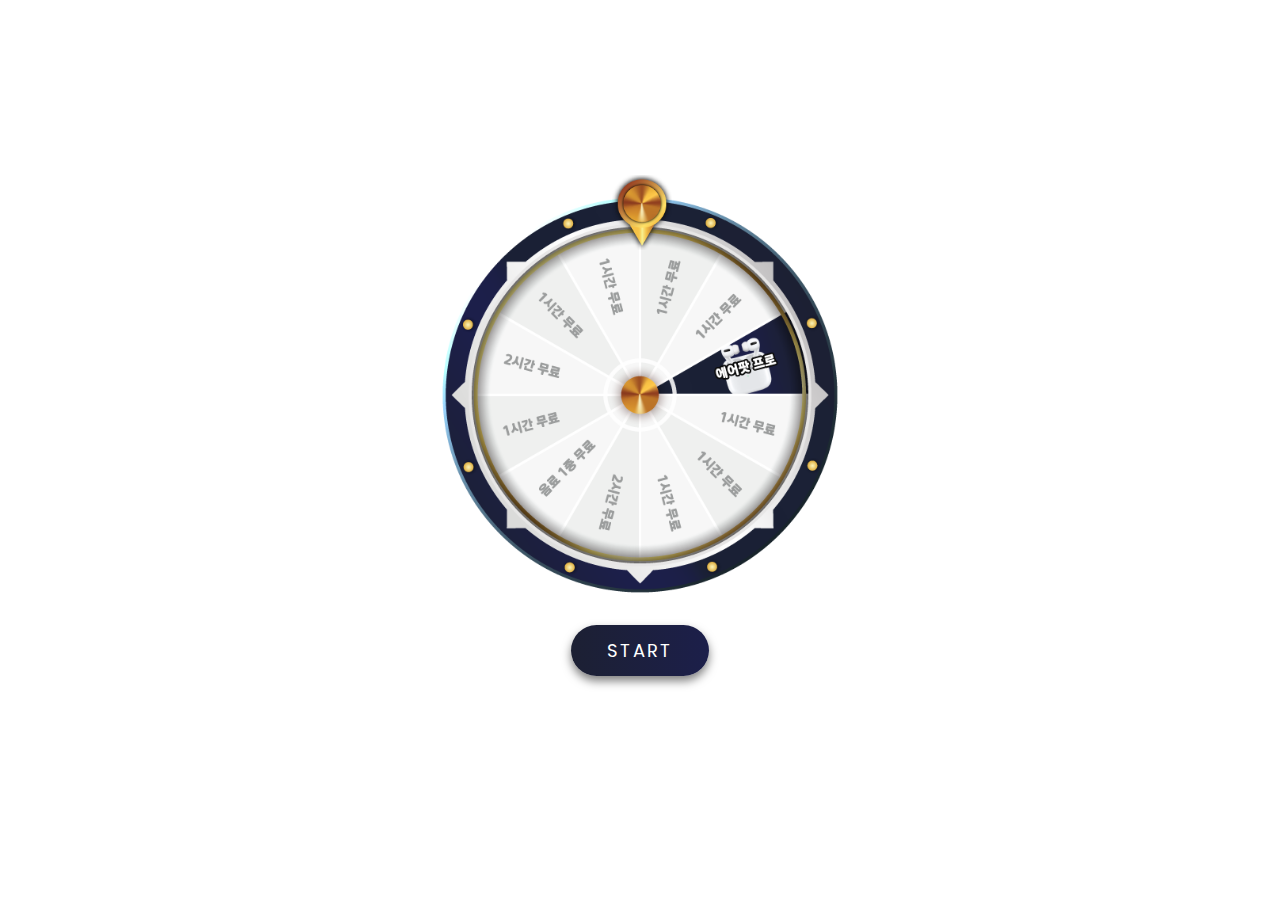
<file: index.html>
<!DOCTYPE html>
<html>
  <head>
    <title>Weiben - Wheel of fortune</title>
    <meta charset="UTF-8" />
    <link rel="stylesheet" type="text/css" href="styles.css" />
  </head>

  <body>
    <div class="box">
      <div id="app">
        <img class="marker" src="marker.png"/>
        <img class="wheel" src="wheel.png"/>
      </div>
      <a class="button" href="#">START</a>
      <div class="benefit"> </div>
    </div>

    <script src="confetti.js"></script>
    <script src="script.js"></script>
  </body>
</html>
</file>
<file: styles.css>
@charset "utf-8";

@import url('https://fonts.googleapis.com/css?family=Poppins:300,400,500,600,700,800,900&display=swap');

*{
  margin : 0;
  padding : 0;
  font-family : 'Poppins', sans-serif;
}

.box{
  position : relative;
  width : 100%;
  height : 100vh;
  overflow : hidden;

  display : -webkit-box;
  display : -ms-flexbox;
  display : flex;

  -webkit-box-pack: center;
  -ms-flex-pack: center;
  justify-content : center;

  -webkit-box-align: center;
  -ms-flex-align: center;
  align-items : center;

  -webkit-box-orient: vertical;
  -ms-flex-direction: column;
  flex-direction: column;
}

#app {
  width: 400px;
  height: 400px;
  margin: 0 auto;
  position: relative;
  text-align : center;
}

.marker{
  position: absolute;
  width: 60px;
  left: 172px;
  top: -20px;
  z-index: 2;
}

.wheel{
  width: 100%;
  height: 100%;
}

.button{
  position : relative;
  display : inline-block;
  padding : 12px 36px;
  margin : 30px auto;
  color : #fff;
  text-decoration : none;
  text-transform : uppercase;
  font-size : 18px;
  letter-spacing : 2px;
  border-radius : 40px;
  overflow : hidden;
  background : linear-gradient(90deg, #1c2033, #1c1f4a);
  box-shadow : 0 5px 10px rgba(0, 0, 0, 0.5);
}

.button:active{
  transform : translateY(5px);
  box-shadow : 0 0px 5px rgba(0, 0, 0, 0.5);
}

.rip{
  position : absolute;
  background-color : #fff;
  transform : translate(-50%, -50%);
  pointer-events : none;
  border-radius : 1000px;
  width : 0px;
  height : 0px;
  animation : animate .4s linear;
  z-index : 5;
}

.benefit{
  position : absolute;
  top : 60%;
  left : 50%;
  transform : translate(-50%, -50%);
  width: 0px;
  max-width : 500px;
  height : auto;
  text-align: center;
  font-size: 20px;
  font-weight : bold;
  color : white;
  border-radius : 5px;
  background-color : rgba(0, 0, 0, 0.5);
  opacity : 0;
  pointer-events : none;
  z-index : -1;
  padding-bottom : 10px;
}
.benefit.active{
  transition : .8s ease-in-out;
  width: 50%;
  top : 45%;
  opacity : 1;
  z-index : 100;
  pointer-events : auto;

  display : -webkit-box;
  display : -ms-flexbox;
  display : flex;

  -webkit-box-pack: center;
  -ms-flex-pack: center;
  justify-content : center;

  -webkit-box-align: center;
  -ms-flex-align: center;
  align-items : center;

  -webkit-box-orient: vertical;
  -ms-flex-direction: column;
  flex-direction: column;
}

@keyframes animate {
  0%{
    width : 0px;
    height : 0px;
    opacity : .5;
  }
  100%{
    width : 200px;
    height : 200px;
    opacity : 0;
  }
}


.blur {animation: blur 10s;}

@keyframes blur {
  0% {
    filter: blur(1.5px);
  }
  80% {
    filter: blur(1.5px);
  }
  100% {
    filter: blur(0px);
  }
}
</file>
